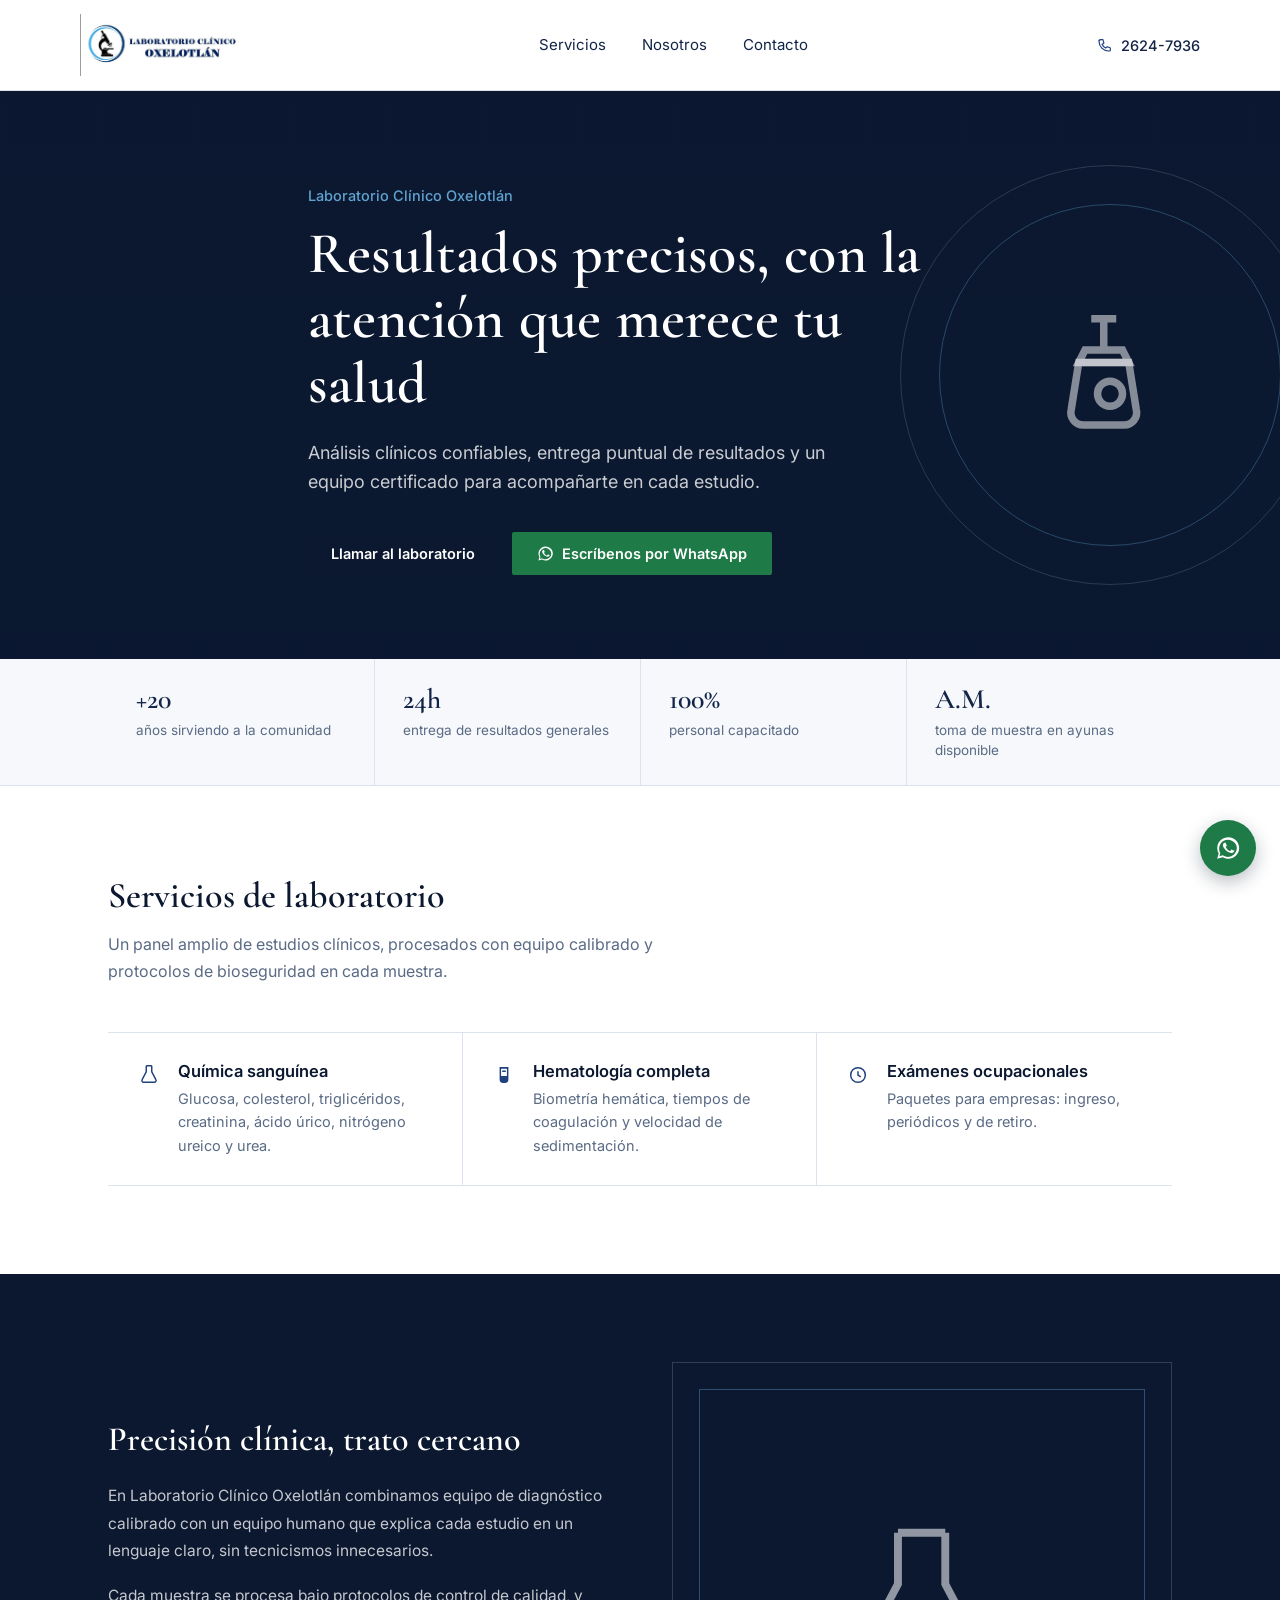
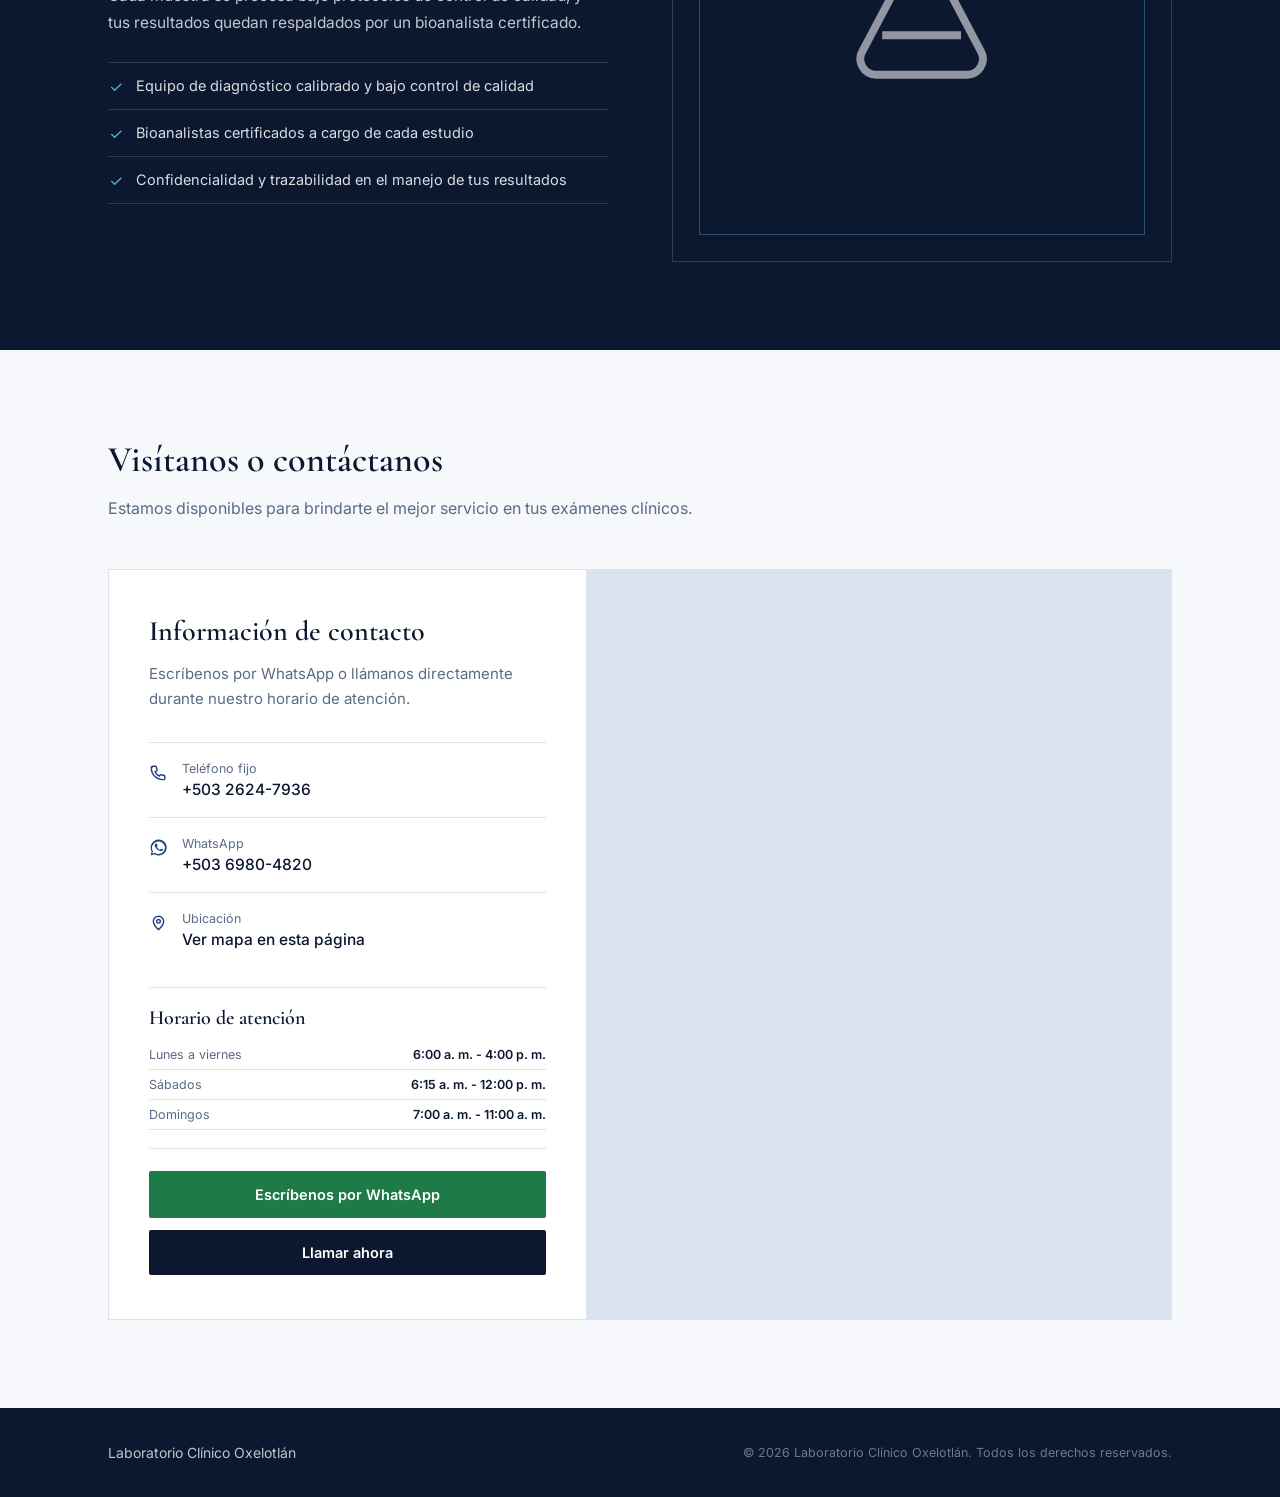
<file: index.html>
<!DOCTYPE html>
<html lang="es">
<head>
<meta charset="UTF-8">
<meta name="viewport" content="width=device-width, initial-scale=1.0">
<title>Laboratorio Clínico Oxelotlán | Análisis clínicos confiables</title>
<meta name="description" content="Laboratorio Clínico Oxelotlán: análisis clínicos confiables, entrega de resultados en 24h y personal certificado. Llámanos o escríbenos por WhatsApp.">
<meta name="theme-color" content="#0B1830">
<link rel="icon" type="image/png" href="images/logo.png">
<!-- Open Graph: previsualización al compartir en WhatsApp/Facebook -->
<meta property="og:type" content="website">
<meta property="og:title" content="Laboratorio Clínico Oxelotlán">
<meta property="og:description" content="Análisis clínicos confiables, entrega puntual de resultados y personal certificado.">
<meta property="og:image" content="images/logo.png">
<meta property="og:locale" content="es_SV">
<link rel="preconnect" href="https://fonts.googleapis.com">
<link rel="preconnect" href="https://fonts.gstatic.com" crossorigin>
<link href="https://fonts.googleapis.com/css2?family=Cormorant+Garamond:ital,wght@0,500;0,600;0,700;1,500&family=Inter:wght@400;500;600;700&display=swap" rel="stylesheet">
  <link rel="stylesheet" href="css/styles.css">
</head>
<body>
<!-- heades y menu de navegacion -->
<header>
  <div class="wrap header-inner">
    <div class="brand">
      <img src="images/logo.png" alt="Logo Laboratorio Oxelotlán" width="62" height="62">
    </div>
    <nav class="main-nav" id="mainNav">
      <a href="#servicios">Servicios</a>
      <a href="#nosotros">Nosotros</a>
      <a href="#contacto">Contacto</a>
    </nav>
    <div class="header-actions">
      <a class="phone-chip" href="tel:+50326247936">
        <svg viewBox="0 0 24 24" fill="none" stroke="currentColor" stroke-width="1.8"><path d="M4 5c0-.6.4-1 1-1h3.2c.5 0 .9.3 1 .8l1 4a1 1 0 0 1-.3 1L7.6 11c1 2.4 3 4.4 5.4 5.4l1.2-1.3a1 1 0 0 1 1-.3l4 1c.5.1.8.5.8 1V20c0 .6-.4 1-1 1h-1.5C9.4 21 3 14.6 3 6.5V5Z"/></svg>
        <span>2624-7936</span>
      </a>
      <button class="menu-toggle" id="menuToggle" aria-label="Abrir menú" aria-expanded="false" aria-controls="mainNav">
        <span></span><span></span><span></span>
      </button>
    </div>
  </div>
</header>

<!-- Main hero section with primary calls to action -->
<section class="hero">
  <div class="wrap hero-inner">
    <p class="eyebrow">Laboratorio Clínico Oxelotlán</p>
    <h1>Resultados precisos, con la atención que merece tu salud</h1>
    <p class="lead">Análisis clínicos confiables, entrega puntual de resultados y un equipo certificado para acompañarte en cada estudio.</p>
    <div class="hero-actions">
      <a class="btn btn-primary" href="tel:+50326247936">Llamar al laboratorio</a>
      <a class="btn btn-whatsapp" href="https://wa.me/50369804820?text=Hola%2C%20quisiera%20informaci%C3%B3n%20sobre%20sus%20servicios" target="_blank" rel="noopener">
        <svg viewBox="0 0 24 24" fill="currentColor" width="17" height="17"><path d="M17.5 14.4c-.3-.1-1.6-.8-1.9-.9-.2-.1-.4-.1-.6.1-.2.3-.7.9-.8 1-.2.2-.3.2-.5.1-.3-.1-1.2-.4-2.2-1.4-.8-.7-1.4-1.6-1.5-1.9-.2-.3 0-.4.1-.6.1-.1.3-.3.4-.5.1-.1.2-.3.3-.4.1-.2 0-.4 0-.5 0-.1-.6-1.4-.8-1.9-.2-.5-.4-.4-.6-.4h-.5c-.2 0-.5.1-.7.3-.2.3-.9.9-.9 2.1 0 1.2.9 2.4 1 2.6.1.2 1.8 2.8 4.4 3.8.6.3 1.1.4 1.5.5.6.2 1.2.2 1.6.1.5-.1 1.6-.6 1.8-1.3.2-.6.2-1.1.2-1.2-.1-.1-.2-.2-.5-.3Z"/><path d="M12 2a10 10 0 0 0-8.6 15L2 22l5.2-1.4A10 10 0 1 0 12 2Zm0 18.2c-1.6 0-3.1-.4-4.5-1.2l-.3-.2-3.1.8.8-3-.2-.3A8.2 8.2 0 1 1 20.2 12 8.2 8.2 0 0 1 12 20.2Z"/></svg>
        Escríbenos por WhatsApp
      </a>
    </div>
  </div>
  <div class="hero-figure">
    <svg viewBox="0 0 24 24" fill="none" stroke="currentColor" stroke-width="1.2"><path d="M9 3h4M11 3v5M8 8h6l1 2H7l1-2Z"/><path d="M7 10h8l1.2 7.5a2 2 0 0 1-2 2.5H7.8a2 2 0 0 1-2-2.5L7 10Z"/><circle cx="12" cy="15" r="2"/></svg>
  </div>
</section>

<!-- Key service and delivery metrics -->
<div class="trust">
  <div class="wrap trust-inner">
    <div class="trust-item">
      <span class="num">+20</span>
      <span class="label">años sirviendo a la comunidad</span>
    </div>
    <div class="trust-item">
      <span class="num">24h</span>
      <span class="label">entrega de resultados generales</span>
    </div>
    <div class="trust-item">
      <span class="num">100%</span>
      <span class="label">personal capacitado</span>
    </div>
    <div class="trust-item">
      <span class="num">A.M.</span>
      <span class="label">toma de muestra en ayunas disponible</span>
    </div>
  </div>
</div>

<!-- Servicios de laboratorio -->
<section id="servicios">
  <div class="wrap">
    <div class="section-head reveal">
      <h2>Servicios de laboratorio</h2>
      <p>Un panel amplio de estudios clínicos, procesados con equipo calibrado y protocolos de bioseguridad en cada muestra.</p>
    </div>
  </div>
  <div class="wrap">
    <div class="services-list">
      <div class="service-row reveal">
        <svg viewBox="0 0 24 24" fill="none" stroke="currentColor" stroke-width="1.6"><path d="M9 2v6.5L4.5 17a2 2 0 0 0 1.8 3h11.4a2 2 0 0 0 1.8-3L15 8.5V2M9 2h6"/></svg>
        <div>
          <h3>Química sanguínea</h3>
          <p>Glucosa, colesterol, triglicéridos, creatinina, ácido úrico, nitrógeno ureico y urea.</p>
        </div>
      </div>
      <div class="service-row reveal">
        <svg viewBox="0 0 24 24" fill="none" stroke="currentColor" stroke-width="1.6"><path d="M8 4h8v13a3 3 0 0 1-3 3h-2a3 3 0 0 1-3-3V4Z"/><path d="M8 4h8M10 8h4"/><path d="M8 13h8v4a3 3 0 0 1-3 3h-2a3 3 0 0 1-3-3v-4Z" fill="currentColor" stroke="none"/></svg>
        <div>
          <h3>Hematología completa</h3>
          <p>Biometría hemática, tiempos de coagulación y velocidad de sedimentación.</p>
        </div>
      </div>
      <div class="service-row reveal">
        <svg viewBox="0 0 24 24" fill="none" stroke="currentColor" stroke-width="1.6"><path d="M4 12a8 8 0 1 0 16 0 8 8 0 0 0-16 0Z"/><path d="M12 8v4l3 2"/></svg>
        <div>
          <h3>Exámenes ocupacionales</h3>
          <p>Paquetes para empresas: ingreso, periódicos y de retiro.</p>
        </div>
      </div>
    </div>
  </div>
</section>

<!-- Comentarios sobre el laboratorio -->
<section class="about" id="nosotros">
  <div class="wrap">
    <div class="reveal">
      <h2>Precisión clínica, trato cercano</h2>
      <p>En Laboratorio Clínico Oxelotlán combinamos equipo de diagnóstico calibrado con un equipo humano que explica cada estudio en un lenguaje claro, sin tecnicismos innecesarios.</p>
      <p>Cada muestra se procesa bajo protocolos de control de calidad, y tus resultados quedan respaldados por un bioanalista certificado.</p>
      <ul class="about-points">
        <li>
          <svg viewBox="0 0 24 24" fill="none" stroke="currentColor" stroke-width="2"><path d="M5 12l5 5L20 7"/></svg>
          <span>Equipo de diagnóstico calibrado y bajo control de calidad</span>
        </li>
        <li>
          <svg viewBox="0 0 24 24" fill="none" stroke="currentColor" stroke-width="2"><path d="M5 12l5 5L20 7"/></svg>
          <span>Bioanalistas certificados a cargo de cada estudio</span>
        </li>
        <li>
          <svg viewBox="0 0 24 24" fill="none" stroke="currentColor" stroke-width="2"><path d="M5 12l5 5L20 7"/></svg>
          <span>Confidencialidad y trazabilidad en el manejo de tus resultados</span>
        </li>
      </ul>
    </div>
    <div class="about-visual reveal">
      <svg viewBox="0 0 24 24" fill="none" stroke="currentColor" stroke-width="1"><path d="M9 2v6.5L4.5 17a2 2 0 0 0 1.8 3h11.4a2 2 0 0 0 1.8-3L15 8.5V2M9 2h6M7 15h10"/></svg>
    </div>
  </div>
</section>

<!-- detalles de contacto -->
<section class="contact" id="contacto">
  <div class="wrap">
    <div class="section-head reveal">
      <h2>Visítanos o contáctanos</h2>
      <p>Estamos disponibles para brindarte el mejor servicio en tus exámenes clínicos.</p>
    </div>
    <div class="contact-grid reveal">
      <div class="contact-info">
        <h3 class="contact-info-title">Información de contacto</h3>
        <p>Escríbenos por WhatsApp o llámanos directamente durante nuestro horario de atención.</p>

        <div class="contact-line">
          <svg viewBox="0 0 24 24" fill="none" stroke="currentColor" stroke-width="1.8"><path d="M4 5c0-.6.4-1 1-1h3.2c.5 0 .9.3 1 .8l1 4a1 1 0 0 1-.3 1L7.6 11c1 2.4 3 4.4 5.4 5.4l1.2-1.3a1 1 0 0 1 1-.3l4 1c.5.1.8.5.8 1V20c0 .6-.4 1-1 1h-1.5C9.4 21 3 14.6 3 6.5V5Z"/></svg>
          <div>
            <div class="ct-label">Teléfono fijo</div>
            <a class="ct-value" href="tel:+50326247936">+503 2624-7936</a>
          </div>
        </div>

        <div class="contact-line">
          <svg viewBox="0 0 24 24" fill="currentColor"><path d="M17.5 14.4c-.3-.1-1.6-.8-1.9-.9-.2-.1-.4-.1-.6.1-.2.3-.7.9-.8 1-.2.2-.3.2-.5.1-.3-.1-1.2-.4-2.2-1.4-.8-.7-1.4-1.6-1.5-1.9-.2-.3 0-.4.1-.6.1-.1.3-.3.4-.5.1-.1.2-.3.3-.4.1-.2 0-.4 0-.5 0-.1-.6-1.4-.8-1.9-.2-.5-.4-.4-.6-.4h-.5c-.2 0-.5.1-.7.3-.2.3-.9.9-.9 2.1 0 1.2.9 2.4 1 2.6.1.2 1.8 2.8 4.4 3.8.6.3 1.1.4 1.5.5.6.2 1.2.2 1.6.1.5-.1 1.6-.6 1.8-1.3.2-.6.2-1.1.2-1.2-.1-.1-.2-.2-.5-.3Z"/><path d="M12 2a10 10 0 0 0-8.6 15L2 22l5.2-1.4A10 10 0 1 0 12 2Zm0 18.2c-1.6 0-3.1-.4-4.5-1.2l-.3-.2-3.1.8.8-3-.2-.3A8.2 8.2 0 1 1 20.2 12 8.2 8.2 0 0 1 12 20.2Z"/></svg>
          <div>
            <div class="ct-label">WhatsApp</div>
            <a class="ct-value" href="https://wa.me/50369804820" target="_blank" rel="noopener">+503 6980-4820</a>
          </div>
        </div>

        <div class="contact-line">
          <svg viewBox="0 0 24 24" fill="none" stroke="currentColor" stroke-width="1.8"><path d="M12 21s-6.5-5.4-6.5-10.5a6.5 6.5 0 1 1 13 0C18.5 15.6 12 21 12 21Z"/><circle cx="12" cy="10.5" r="2.3"/></svg>
          <div>
            <div class="ct-label">Ubicación</div>
            <a class="ct-value" href="#mapa">Ver mapa en esta página</a>
          </div>
        </div>

        <div class="hours-block reveal">
          <h3>Horario de atención</h3>
          <div class="hours-list">
            <div class="hours-row">
              <span>Lunes a viernes</span>
              <strong>6:00 a. m. - 4:00 p. m.</strong>
            </div>
            <div class="hours-row">
              <span>Sábados</span>
              <strong>6:15 a. m. - 12:00 p. m.</strong>
            </div>
            <div class="hours-row">
              <span>Domingos</span>
              <strong>7:00 a. m. - 11:00 a. m.</strong>
            </div>
          </div>
        </div>

        <hr class="contact-divider">
        <div class="contact-cta">
          <a class="btn btn-whatsapp" href="https://wa.me/50369804820?text=Hola%2C%20quisiera%20informaci%C3%B3n%20sobre%20sus%20servicios" target="_blank" rel="noopener">Escríbenos por WhatsApp</a>
          <a class="btn btn-primary" href="tel:+50326247936">Llamar ahora</a>
        </div>
      </div>
      <div class="map-wrap" id="mapa">
        <iframe src="https://www.google.com/maps/embed?pb=!1m18!1m12!1m3!1d3750.6812180601755!2d-88.44260848952062!3d13.343637986952798!2m3!1f0!2f0!3f0!3m2!1i1024!2i768!4f13.1!3m3!1m2!1s0x8f7b39d2b0d4f84f%3A0xa0876ecf4c3ca8cc!2sLaboratorio%20Cl%C3%ADnico%20Oxelotlan!5e1!3m2!1ses-419!2ssv!4v1789586545758!5m2!1ses-419!2ssv" loading="lazy" referrerpolicy="strict-origin-when-cross-origin" title="Ubicación de Laboratorio Clínico Oxelotlán"></iframe>
      </div>
    </div>
  </div>
</section>

<!-- footer -->
<footer>
  <div class="wrap footer-inner">
    <div class="footer-brand">
      <span>Laboratorio Clínico Oxelotlán</span>
    </div>
    <span class="fine">© <span id="year"></span> Laboratorio Clínico Oxelotlán. Todos los derechos reservados.</span>
  </div>
</footer>

<!-- boton flotante de WhatsApp -->
<a class="wa-float" id="waFloat" href="https://wa.me/50369804820?text=Hola%2C%20quisiera%20informaci%C3%B3n%20sobre%20sus%20servicios" target="_blank" rel="noopener" aria-label="Escribir por WhatsApp">
  <svg viewBox="0 0 24 24" fill="currentColor"><path d="M17.5 14.4c-.3-.1-1.6-.8-1.9-.9-.2-.1-.4-.1-.6.1-.2.3-.7.9-.8 1-.2.2-.3.2-.5.1-.3-.1-1.2-.4-2.2-1.4-.8-.7-1.4-1.6-1.5-1.9-.2-.3 0-.4.1-.6.1-.1.3-.3.4-.5.1-.1.2-.3.3-.4.1-.2 0-.4 0-.5 0-.1-.6-1.4-.8-1.9-.2-.5-.4-.4-.6-.4h-.5c-.2 0-.5.1-.7.3-.2.3-.9.9-.9 2.1 0 1.2.9 2.4 1 2.6.1.2 1.8 2.8 4.4 3.8.6.3 1.1.4 1.5.5.6.2 1.2.2 1.6.1.5-.1 1.6-.6 1.8-1.3.2-.6.2-1.1.2-1.2-.1-.1-.2-.2-.5-.3Z"/><path d="M12 2a10 10 0 0 0-8.6 15L2 22l5.2-1.4A10 10 0 1 0 12 2Zm0 18.2c-1.6 0-3.1-.4-4.5-1.2l-.3-.2-3.1.8.8-3-.2-.3A8.2 8.2 0 1 1 20.2 12 8.2 8.2 0 0 1 12 20.2Z"/></svg>
</a>
<script src="script.js"></script>
</body>
</html>
</file>
<file: css/styles.css>
/*---- Variables ---*/
 :root{
    --navy-900:#0B1830;
    --navy-800:#122448;
    --navy-700:#183160;
    --navy-600:#20407E;
    --blue-accent:#5FA3D0;
    --blue-accent-soft:#EAF2F8;
    --white:#FFFFFF;
    --off-white:#F6F8FB;
    --text-dark:#152238;
    --text-muted:#5A6B85;
    --hairline:#DCE3EE;
    --serif: 'Cormorant Garamond', Georgia, 'Times New Roman', serif;
    --sans: 'Inter', -apple-system, BlinkMacSystemFont, 'Segoe UI', sans-serif;
  }

  *{box-sizing:border-box;}
  html{scroll-behavior:smooth;}
  body{
    margin:0;
    font-family:var(--sans);
    color:var(--text-dark);
    background:var(--white);
    -webkit-font-smoothing:antialiased;
  }
  img{max-width:100%;display:block;}
  a{color:inherit;text-decoration:none;}
  .wrap{max-width:1120px;margin:0 auto;padding:0 28px;}

  /* ---------- Header ---------- */
  header{
    position:sticky;top:0;z-index:50;
    background:var(--white);
    border-bottom:1px solid var(--hairline);
  }
  .header-inner{
    display:flex;align-items:center;justify-content:space-between;
    padding:14px 0;
  }
  .brand{display:flex;align-items:center;gap:12px;}
  .brand img{height:62px;width:auto;}
  nav.main-nav{display:flex;align-items:center;gap:32px;}
  nav.main-nav a{
    font-size:15px;color:var(--navy-800);
    padding:6px 2px;border-bottom:1px solid transparent;
    transition:border-color .2s ease, color .2s ease;
  }
  nav.main-nav a:hover{border-color:var(--blue-accent);}
  .header-actions{display:flex;align-items:center;gap:14px;}
  .phone-chip{
    display:flex;align-items:center;gap:8px;
    font-size:14.5px;color:var(--navy-800);font-weight:500;
    white-space:nowrap;
  }
  .phone-chip svg{width:16px;height:16px;flex:none;color:var(--navy-600);}
  .btn{
    display:inline-flex;align-items:center;justify-content:center;gap:8px;
    padding:11px 22px;font-size:14.5px;font-weight:600;
    border-radius:2px;border:1px solid transparent;
    cursor:pointer;transition:background .2s ease, color .2s ease, border-color .2s ease;
    white-space:nowrap;
  }
  .btn-primary{background:var(--navy-900);color:var(--white);}
  .btn-primary:hover{background:var(--navy-700);}
  .btn-whatsapp{background:#1E7A46;color:var(--white);padding:12px 24px;}
  .btn-whatsapp:hover{background:#176038;}
  .menu-toggle{
    display:none;background:none;border:none;cursor:pointer;padding:6px;
  }
  .menu-toggle span{display:block;width:22px;height:2px;background:var(--navy-900);margin:5px 0;}

  /* ---------- Hero ---------- */
  .hero{
    background:var(--navy-900);
    background-image:
      linear-gradient(180deg, rgba(11,24,48,.94), rgba(11,24,48,.98)),
      repeating-linear-gradient(90deg, rgba(255,255,255,.035) 0px, rgba(255,255,255,.035) 1px, transparent 1px, transparent 96px);
    color:var(--white);
    padding:96px 0 84px;
    position:relative;
    overflow:hidden;
  }
  .hero-inner{max-width:720px;}
  .hero .eyebrow{
    font-size:14.5px;color:var(--blue-accent);font-weight:500;
    margin:0 0 18px;
  }
  .hero h1{
    font-family:var(--serif);
    font-weight:600;
    font-size:clamp(38px,5.4vw,58px);
    line-height:1.12;
    margin:0 0 22px;
    letter-spacing:.2px;
  }
  .hero p.lead{
    font-size:18px;line-height:1.6;color:rgba(255,255,255,.78);
    max-width:560px;margin:0 0 36px;
  }
  .hero-actions{display:flex;gap:14px;flex-wrap:wrap;}

  .hero-figure{
    position:absolute;right:-40px;top:50%;transform:translateY(-50%);
    width:420px;height:420px;
    border:1px solid rgba(255,255,255,.14);
    border-radius:50%;
    display:flex;align-items:center;justify-content:center;
  }
  .hero-figure::before{
    content:"";position:absolute;inset:38px;
    border:1px solid rgba(95,163,208,.35);border-radius:50%;
  }
  .hero-figure svg{width:150px;height:150px;color:rgba(255,255,255,.5);}

  /* ---------- Trust metricas ---------- */
  .trust{
    background:var(--off-white);
    border-bottom:1px solid var(--hairline);
  }
  .trust-inner{
    display:grid;grid-template-columns:repeat(4,1fr);
  }
  .trust-item{
    padding:26px 28px;
    border-left:1px solid var(--hairline);
    text-align:left;
  }
  .trust-item:first-child{border-left:none;}
  .trust-item .num{
    font-family:var(--serif);font-weight:600;font-size:28px;color:var(--navy-800);
    display:block;line-height:1;margin-bottom:6px;
  }
  .trust-item .label{font-size:13.5px;color:var(--text-muted);}

  /* ---------- Section shell ---------- */
  section{padding:88px 0;}
  .section-head{max-width:620px;margin:0 0 48px;}
  .section-head h2{
    font-family:var(--serif);font-weight:600;
    font-size:clamp(28px,3.4vw,36px);
    margin:0 0 14px;color:var(--navy-900);
  }
  .section-head p{font-size:16px;line-height:1.65;color:var(--text-muted);margin:0;}

  /* ---------- servicios ---------- */
  .services-list{
    display:grid;grid-template-columns:repeat(3,1fr);
    border-top:1px solid var(--hairline);
  }
  .service-row{
    display:flex;gap:18px;align-items:flex-start;
    padding:28px 30px;
    border-bottom:1px solid var(--hairline);
  }
  .service-row:not(:last-child){border-right:1px solid var(--hairline);}
  .service-row svg{width:22px;height:22px;flex:none;color:var(--navy-600);margin-top:3px;}
  .service-row h3{
    font-size:16.5px;font-weight:600;margin:0 0 6px;color:var(--navy-900);
  }
  .service-row p{font-size:14.5px;line-height:1.6;color:var(--text-muted);margin:0;}

  /* ---------- About us ---------- */
  .about{background:var(--navy-900);color:var(--white);}
  .about .wrap{
    display:grid;grid-template-columns:1fr 1fr;gap:64px;align-items:center;
  }
  .about h2{
    font-family:var(--serif);font-weight:600;
    font-size:clamp(26px,3.2vw,34px);margin:0 0 22px;
  }
  .about p{font-size:15.5px;line-height:1.75;color:rgba(255,255,255,.76);margin:0 0 18px;}
  .about-points{list-style:none;padding:0;margin:26px 0 0;}
  .about-points li{
    display:flex;gap:12px;padding:14px 0;border-top:1px solid rgba(255,255,255,.14);
    font-size:14.5px;color:rgba(255,255,255,.85);
  }
  .about-points li:last-child{border-bottom:1px solid rgba(255,255,255,.14);}
  .about-points svg{width:16px;height:16px;flex:none;margin-top:2px;color:var(--blue-accent);}
  .about-visual{
    aspect-ratio:1/1;border:1px solid rgba(255,255,255,.16);
    display:flex;align-items:center;justify-content:center;position:relative;
  }
  .about-visual::before{content:"";position:absolute;inset:26px;border:1px solid rgba(95,163,208,.4);}
  .about-visual svg{width:38%;height:38%;color:rgba(255,255,255,.55);}

  /* ---------- Contacto ---------- */
  .contact{background:var(--off-white);}
  .contact-grid{
    display:grid;grid-template-columns:0.9fr 1.1fr;gap:0;
    border:1px solid var(--hairline);background:var(--white);
  }
  .contact-info{padding:44px 40px;border-right:1px solid var(--hairline);}
  .contact-info .contact-info-title{
    font-family:var(--serif);font-weight:600;font-size:28px;margin:0 0 14px;color:var(--navy-900);
  }
  .contact-info > p{font-size:15px;line-height:1.65;color:var(--text-muted);margin:0 0 30px;}
  .contact-line{
    display:flex;gap:14px;align-items:flex-start;padding:18px 0;border-top:1px solid var(--hairline);
  }
  .contact-line:last-of-type{border-bottom:1px solid var(--hairline);margin-bottom:28px;}
  .contact-line svg{width:19px;height:19px;flex:none;margin-top:2px;color:var(--navy-600);}
  .contact-line .ct-label{font-size:12.5px;color:var(--text-muted);margin-bottom:3px;}
  .contact-line .ct-value{font-size:15.5px;font-weight:500;color:var(--navy-900);}
  .contact-line a.ct-value:hover{color:var(--navy-600);}
  .contact-divider{border:0;border-top:1px solid var(--hairline);margin:0 0 22px;}
  .contact-cta{display:flex;flex-direction:column;gap:12px;}
  .contact-cta .btn{width:100%;padding:13px 22px;}
  .contact-cta .btn-whatsapp{padding:14px 24px;}

  .map-wrap{position:relative;min-height:420px;background:#dbe3ee;}
  .map-wrap iframe{
    position:absolute;inset:0;width:100%;height:100%;border:0;filter:grayscale(8%) contrast(1.02);
  }

  /* ---------- horas de atencion ---------- */
  .hours-block{margin:20px 0 18px;padding-top:18px;border-top:1px solid var(--hairline);}
  .hours-block h3{font-family:var(--serif);font-size:20px;font-weight:600;color:var(--navy-900);margin:0 0 10px;}
  .hours-list{display:flex;flex-direction:column;}
  .hours-row{display:flex;justify-content:space-between;gap:16px;padding:7px 0;border-bottom:1px solid var(--hairline);font-size:12.5px;}
  .hours-row span{color:var(--text-muted);}
  .hours-row strong{font-weight:600;color:var(--navy-900);text-align:right;white-space:nowrap;}

  /* ---------- WhatsApp ---------- */
  .wa-float{
    position:fixed;bottom:24px;right:24px;z-index:60;
    width:56px;height:56px;border-radius:50%;
    background:#1E7A46;color:#fff;
    display:flex;align-items:center;justify-content:center;
    box-shadow:0 6px 18px rgba(11,24,48,.28);
    transition:transform .2s ease, box-shadow .2s ease;
    opacity:0;visibility:hidden;pointer-events:none;
  }
  .wa-float:hover{transform:translateY(-2px);box-shadow:0 10px 22px rgba(11,24,48,.32);}
  .wa-float svg{width:26px;height:26px;}
  .wa-float.show{opacity:1;visibility:visible;pointer-events:auto;animation:wa-in .5s ease both;}
  @keyframes wa-in{from{opacity:0;transform:scale(.7) translateY(8px);}to{opacity:1;transform:scale(1) translateY(0);}}

  /* ---------- Footer ---------- */
  footer{background:var(--navy-900);color:rgba(255,255,255,.6);padding:36px 0;}
  .footer-inner{
    display:flex;align-items:center;justify-content:space-between;flex-wrap:wrap;gap:16px;
  }
  .footer-brand{display:flex;align-items:center;gap:10px;font-size:14px;color:rgba(255,255,255,.75);}
  footer .fine{font-size:12.5px;color:rgba(255,255,255,.42);}

  /* ---------- Reveal-on-load ---------- */
  .reveal{opacity:0;transform:translateY(14px);transition:opacity .6s ease, transform .6s ease;}
  .reveal.in{opacity:1;transform:translateY(0);}

  /* Flexible images and media */
  img, video, iframe{max-width:100%;height:auto;}

  /* ---------- Responsive ---------- */
  @media (max-width:900px){
    nav.main-nav{display:none;}
    .phone-chip{display:none;}
    .menu-toggle{display:block;}
    .trust-inner{grid-template-columns:1fr 1fr;}
    .trust-item:nth-child(3){border-left:none;}
    .services-list{grid-template-columns:1fr;}
    .service-row:not(:last-child){border-right:none;}
    .about .wrap{grid-template-columns:1fr;gap:36px;}
    .about-visual{order:-1;max-width:280px;margin:0 auto;}
    .contact-grid{grid-template-columns:1fr;}
    .contact-info{border-right:none;border-bottom:1px solid var(--hairline);}
    .map-wrap{min-height:320px;}
    .hero-figure{display:none;}
    .hours-row{align-items:flex-start;}
    .hours-row strong{white-space:normal;}
  }
  @media (max-width:600px){
    .wrap{padding:0 18px;}
    .hero{padding:64px 0 56px;}
    .hero h1{font-size:32px;}
    .hero-actions{flex-direction:column;align-items:stretch;}
    .header-actions .btn-primary{display:none;}
    .trust-inner{grid-template-columns:1fr;}
    section{padding:56px 0;}
  }

  @media (prefers-reduced-motion: reduce){
    *{animation:none !important;transition:none !important;}
    html{scroll-behavior:auto;}
    .reveal{opacity:1;transform:none;transition:none;}
    .wa-float.show{animation:none;}
  }
/*---------------------------------------------------------------*/
</file>
